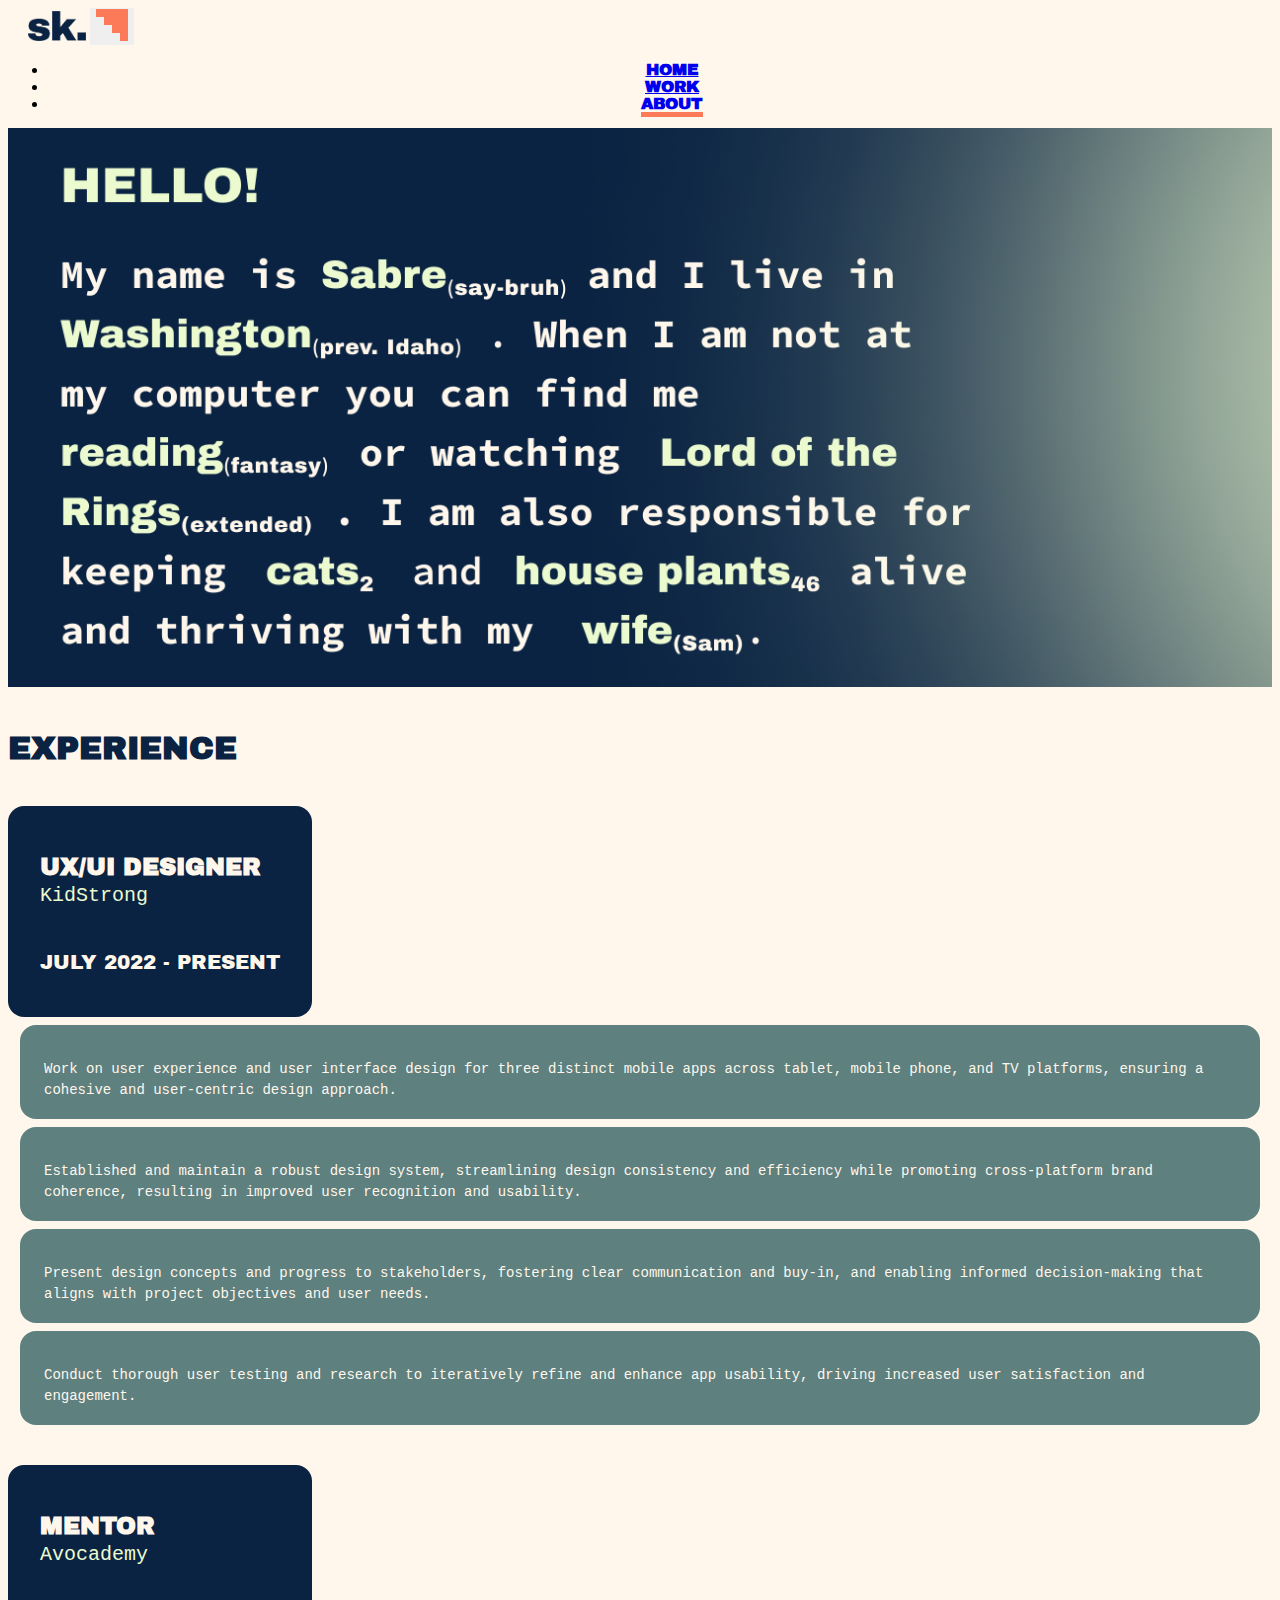
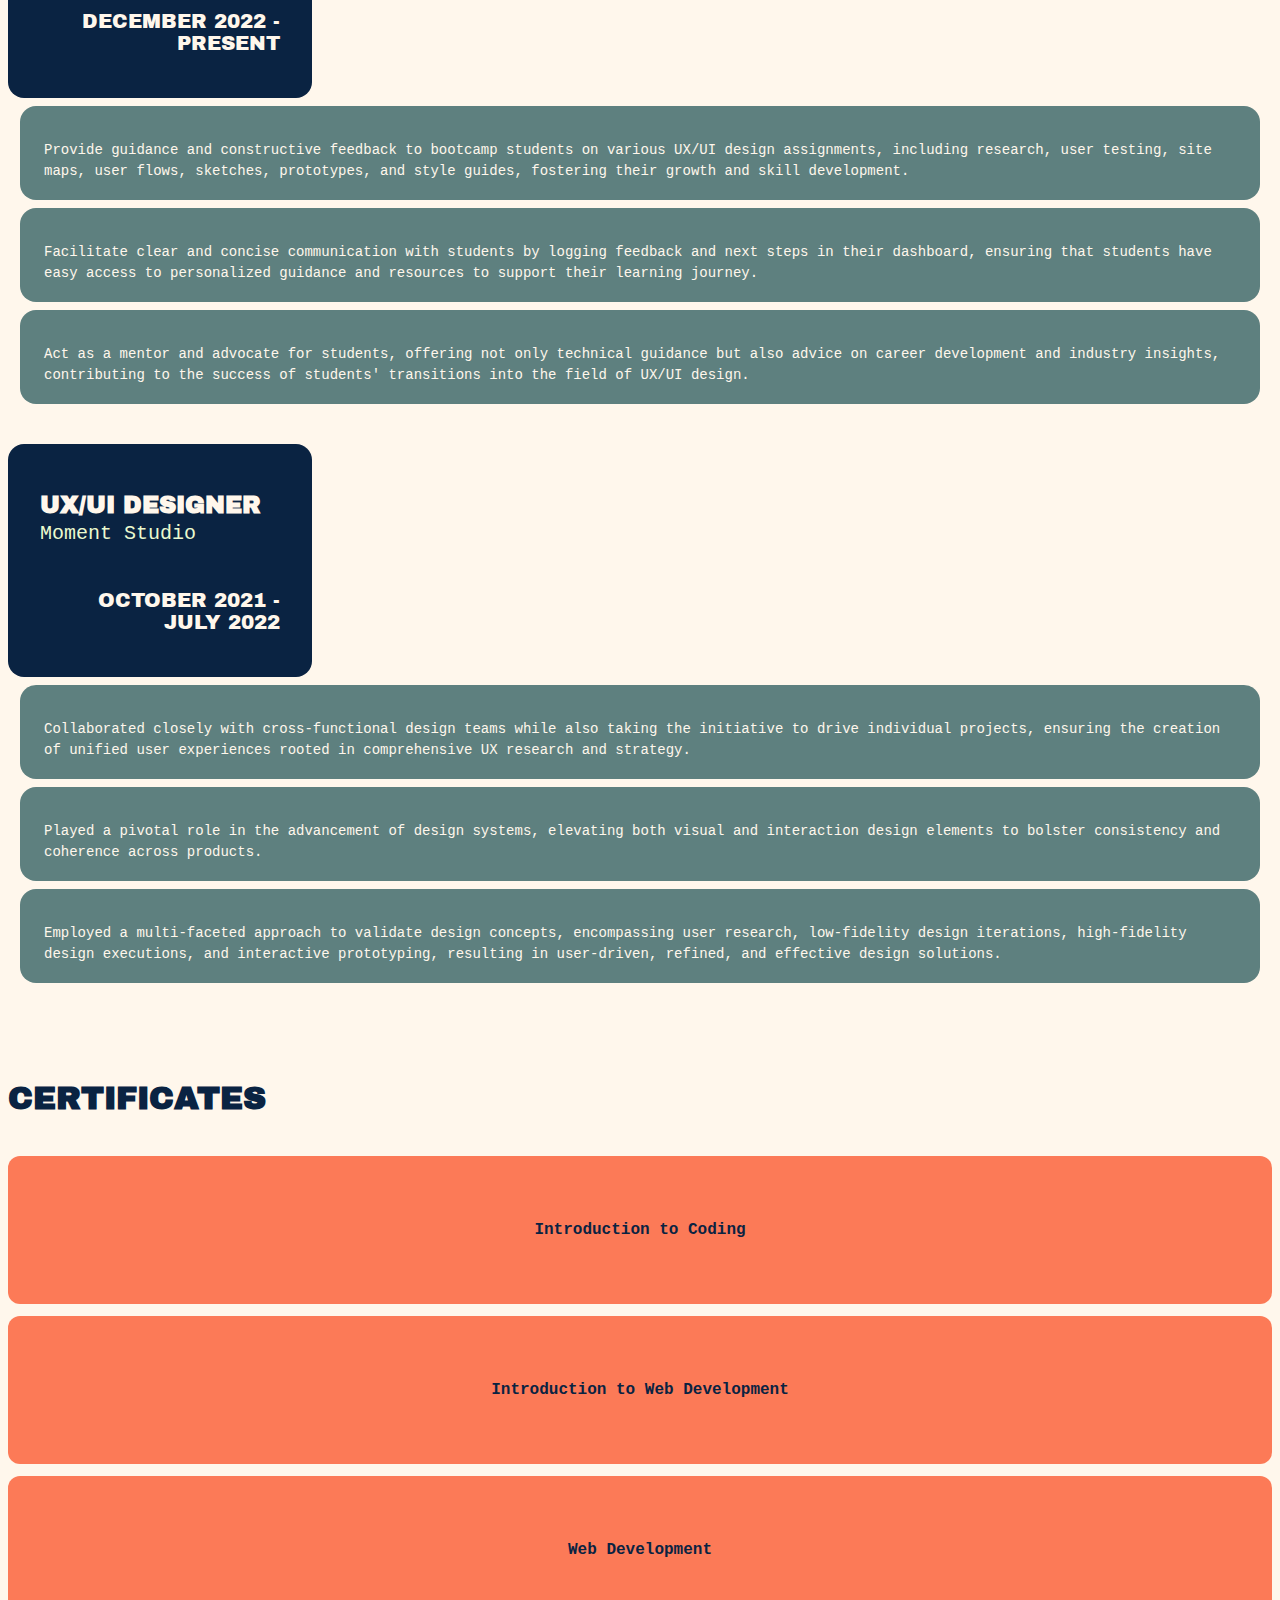
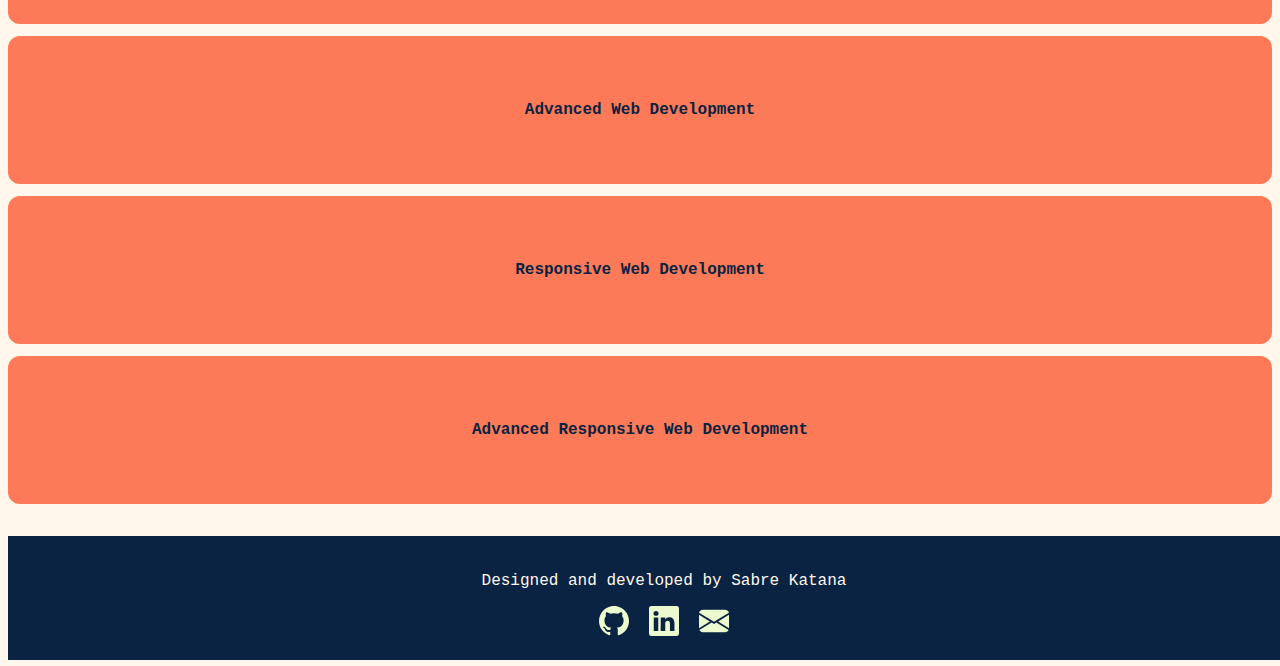
<file: about.html>
<!DOCTYPE html>
<html lang="en">
  <head>
    <meta charset="UTF-8" />
    <link
      href="https://cdn.jsdelivr.net/npm/bootstrap@5.3.2/dist/css/bootstrap.min.css"
      rel="stylesheet"
      integrity="sha384-T3c6CoIi6uLrA9TneNEoa7RxnatzjcDSCmG1MXxSR1GAsXEV/Dwwykc2MPK8M2HN"
      crossorigin="anonymous"
    />
    <link rel="preconnect" href="https://fonts.googleapis.com" />
    <link rel="preconnect" href="https://fonts.gstatic.com" crossorigin />
    <link
      href="https://fonts.googleapis.com/css2?family=Anton&family=Archivo+Black&family=Arimo:wght@400;500;600;700&family=Assistant:wght@600&family=Cabin:ital,wght@0,400;1,400;1,500;1,600;1,700&display=swap"
      rel="stylesheet"
    />
    <link
      href="https://fonts.cdnfonts.com/css/source-sans-pro"
      rel="stylesheet"
    />
    <link href="/src/master.css" rel="stylesheet" />
    <link href="/src/about.css" rel="stylesheet" />
    <title>Sabre Katana - Work</title>
  </head>
  <body>
    <nav class="navbar navbar-expand-lg">
      <div class="container-fluid nav">
        <a class="navbar-brand" href="#"
          ><img src="assets/new/wordmark-p-navy.png" class="wordmark"
        /></a>
        <button
          class="navbar-toggler"
          type="button"
          data-bs-toggle="collapse"
          data-bs-target="#navbarNavDropdown"
          aria-controls="navbarNavDropdown"
          aria-expanded="false"
          aria-label="Toggle navigation"
        >
          <span class="navbar-icon"
            ><img src="assets/new/hamburger.svg" class="hamburger-icon"
          /></span>
        </button>
        <div class="collapse navbar-collapse" id="navbarNavDropdown">
          <ul class="navbar-nav">
            <li class="nav-item">
              <a class="nav-link" title="Return to home page" href="/">HOME</a>
            </li>
            <li class="nav-item">
              <a class="nav-link" title="See Sabre's work" href="/work.html"
                >WORK</a
              >
            </li>
            <li class="nav-item">
              <a
                class="nav-link active"
                aria-current="page"
                title="Learn more about Sabre"
                href="/about.html"
                >ABOUT</a
              >
            </li>
          </ul>
        </div>
      </div>
    </nav>
    <picture>
      <source
        srcset="assets/new/about-hero-large.png"
        media="(min-width: 900px)"
      />
      <source
        srcset="assets/new/about-hero-small.svg"
        media="(max-width: 900px)"
      />
      <img
        src="assets/new/about-hero-large.png"
        alt="Hero image reads: My name is Sabre and I live in Washington. When I am not at my computer you can find me reading or watching Lord of the Rings. I am also responsible for keeping cats and houseplants alive with my wife. "
        style="width: 100%"
      />
    </picture>

    <div class="container experience">
      <div class="row">
        <div class="col-md">
          <h1>EXPERIENCE</h1>
          <div class="container job">
            <div class="row">
              <div class="job-title-card">
                <h3 class="job-info">
                  UX/UI DESIGNER <br />
                  <span
                    ><a
                      href="https://www.kidstrong.com/"
                      target="_blank"
                      class="work-place"
                      title="KidStrong Website"
                      >KidStrong</a
                    ></span
                  >
                </h3>
                <h3 class="job-info time">JULY 2022 - PRESENT</h3>
              </div>

              <div class="col-sm">
                <div class="job-experience-card">
                  <p class="experience-description">
                    Work on user experience and user interface design for three
                    distinct mobile apps across tablet, mobile phone, and TV
                    platforms, ensuring a cohesive and user-centric design
                    approach.
                  </p>
                </div>
                <div class="job-experience-card">
                  <p class="experience-description">
                    Established and maintain a robust design system,
                    streamlining design consistency and efficiency while
                    promoting cross-platform brand coherence, resulting in
                    improved user recognition and usability.
                  </p>
                </div>
                <div class="job-experience-card">
                  <p class="experience-description">
                    Present design concepts and progress to stakeholders,
                    fostering clear communication and buy-in, and enabling
                    informed decision-making that aligns with project objectives
                    and user needs.
                  </p>
                </div>
                <div class="job-experience-card">
                  <p class="experience-description">
                    Conduct thorough user testing and research to iteratively
                    refine and enhance app usability, driving increased user
                    satisfaction and engagement.
                  </p>
                </div>
              </div>
            </div>
          </div>

          <div class="container job">
            <div class="row">
              <div class="job-title-card">
                <h3 class="job-info">
                  MENTOR <br />
                  <span
                    ><a
                      href="https://www.avocademy.com/"
                      target="_blank"
                      class="work-place"
                      title="Avocademy Website"
                      >Avocademy</a
                    ></span
                  >
                </h3>
                <h3 class="job-info time">DECEMBER 2022 - PRESENT</h3>
              </div>
              <div class="col-sm">
                <div class="job-experience-card">
                  <p class="experience-description">
                    Provide guidance and constructive feedback to bootcamp
                    students on various UX/UI design assignments, including
                    research, user testing, site maps, user flows, sketches,
                    prototypes, and style guides, fostering their growth and
                    skill development.
                  </p>
                </div>
                <div class="job-experience-card">
                  <p class="experience-description">
                    Facilitate clear and concise communication with students by
                    logging feedback and next steps in their dashboard, ensuring
                    that students have easy access to personalized guidance and
                    resources to support their learning journey.
                  </p>
                </div>
                <div class="job-experience-card">
                  <p class="experience-description">
                    Act as a mentor and advocate for students, offering not only
                    technical guidance but also advice on career development and
                    industry insights, contributing to the success of students'
                    transitions into the field of UX/UI design.
                  </p>
                </div>
              </div>
            </div>
          </div>

          <div class="container job">
            <div class="row">
              <div class="job-title-card">
                <h3 class="job-info">
                  UX/UI DESIGNER <br />
                  <span
                    ><a
                      href="https://www.themomentstudio.us/"
                      target="_blank"
                      class="work-place"
                      >Moment Studio</a
                    ></span
                  >
                </h3>
                <h3 class="job-info time">OCTOBER 2021 - JULY 2022</h3>
              </div>
              <div class="col-sm">
                <div class="job-experience-card">
                  <p class="experience-description">
                    Collaborated closely with cross-functional design teams
                    while also taking the initiative to drive individual
                    projects, ensuring the creation of unified user experiences
                    rooted in comprehensive UX research and strategy.
                  </p>
                </div>
                <div class="job-experience-card">
                  <p class="experience-description">
                    Played a pivotal role in the advancement of design systems,
                    elevating both visual and interaction design elements to
                    bolster consistency and coherence across products.
                  </p>
                </div>
                <div class="job-experience-card">
                  <p class="experience-description">
                    Employed a multi-faceted approach to validate design
                    concepts, encompassing user research, low-fidelity design
                    iterations, high-fidelity design executions, and interactive
                    prototyping, resulting in user-driven, refined, and
                    effective design solutions.
                  </p>
                </div>
              </div>
            </div>
          </div>
        </div>
      </div>
      <br />
      <div class="row">
        <h1>CERTIFICATES</h1>
        <div class="col-md-3">
          <div class="certificate-card">
            <a
              href="https://www.shecodes.io/certificates/4d9b9009d529d3cc701fe61f7abf331d"
              target="_blank"
              class="certificate-link"
              >Introduction to Coding</a
            >
          </div>
        </div>
        <div class="col-md-3">
          <div class="certificate-card">
            <a
              href="https://www.shecodes.io/certificates/aa3a7a3f2721875423374191f2993767"
              target="_blank"
              class="certificate-link"
              >Introduction to Web Development</a
            >
          </div>
        </div>
        <div class="col-md-3">
          <div class="certificate-card">
            <a
              href="https://www.shecodes.io/certificates/e28cba230ab31f147054b5de4b14b93f"
              target="_blank"
              class="certificate-link"
              >Web Development</a
            >
          </div>
        </div>
        <div class="col-md-3">
          <div class="certificate-card">
            <a
              href="https://www.shecodes.io/certificates/ea98b5ca8fb73b1c649f2e699da12900"
              class="certificate-link"
              target="_blank"
              >Advanced Web Development</a
            >
          </div>
        </div>
        <div class="col-md-3">
          <div class="certificate-card">
            <a
              href="https://www.shecodes.io/certificates/36a1c8127f2ba170d180652da83a6a2f"
              class="certificate-link"
              target="_blank"
              >Responsive Web Development</a
            >
          </div>
        </div>
        <div class="col-md-3">
          <div class="certificate-card">
            <a
              href="https://www.shecodes.io/certificates/6e76116959cdda423046ff950454c7a8"
              class="certificate-link"
              target="_blank"
              >Advanced Responsive Web Development</a
            >
          </div>
        </div>
      </div>
    </div>

    <footer>
      <p>Designed and developed by Sabre Katana</p>

      <div class="footer-icons">
        <a target="_blank" href="https://github.com/sabrekatana"
          ><img src="assets/github.svg" class="footer-link"
        /></a>
        <a target="_blank" href="https://www.linkedin.com/in/sabre-katana"
          ><img src="assets/linkedin.svg" class="footer-link"
        /></a>
        <a target="_blank" href="mailto:sabrekatana23@gmail.com"
          ><img src="assets/mail-icon.svg" class="footer-link"
        /></a>
      </div>
    </footer>
    <script
      src="https://cdn.jsdelivr.net/npm/bootstrap@5.3.2/dist/js/bootstrap.bundle.min.js"
      integrity="sha384-C6RzsynM9kWDrMNeT87bh95OGNyZPhcTNXj1NW7RuBCsyN/o0jlpcV8Qyq46cDfL"
      crossorigin="anonymous"
    ></script>
  </body>
</html>
</file>
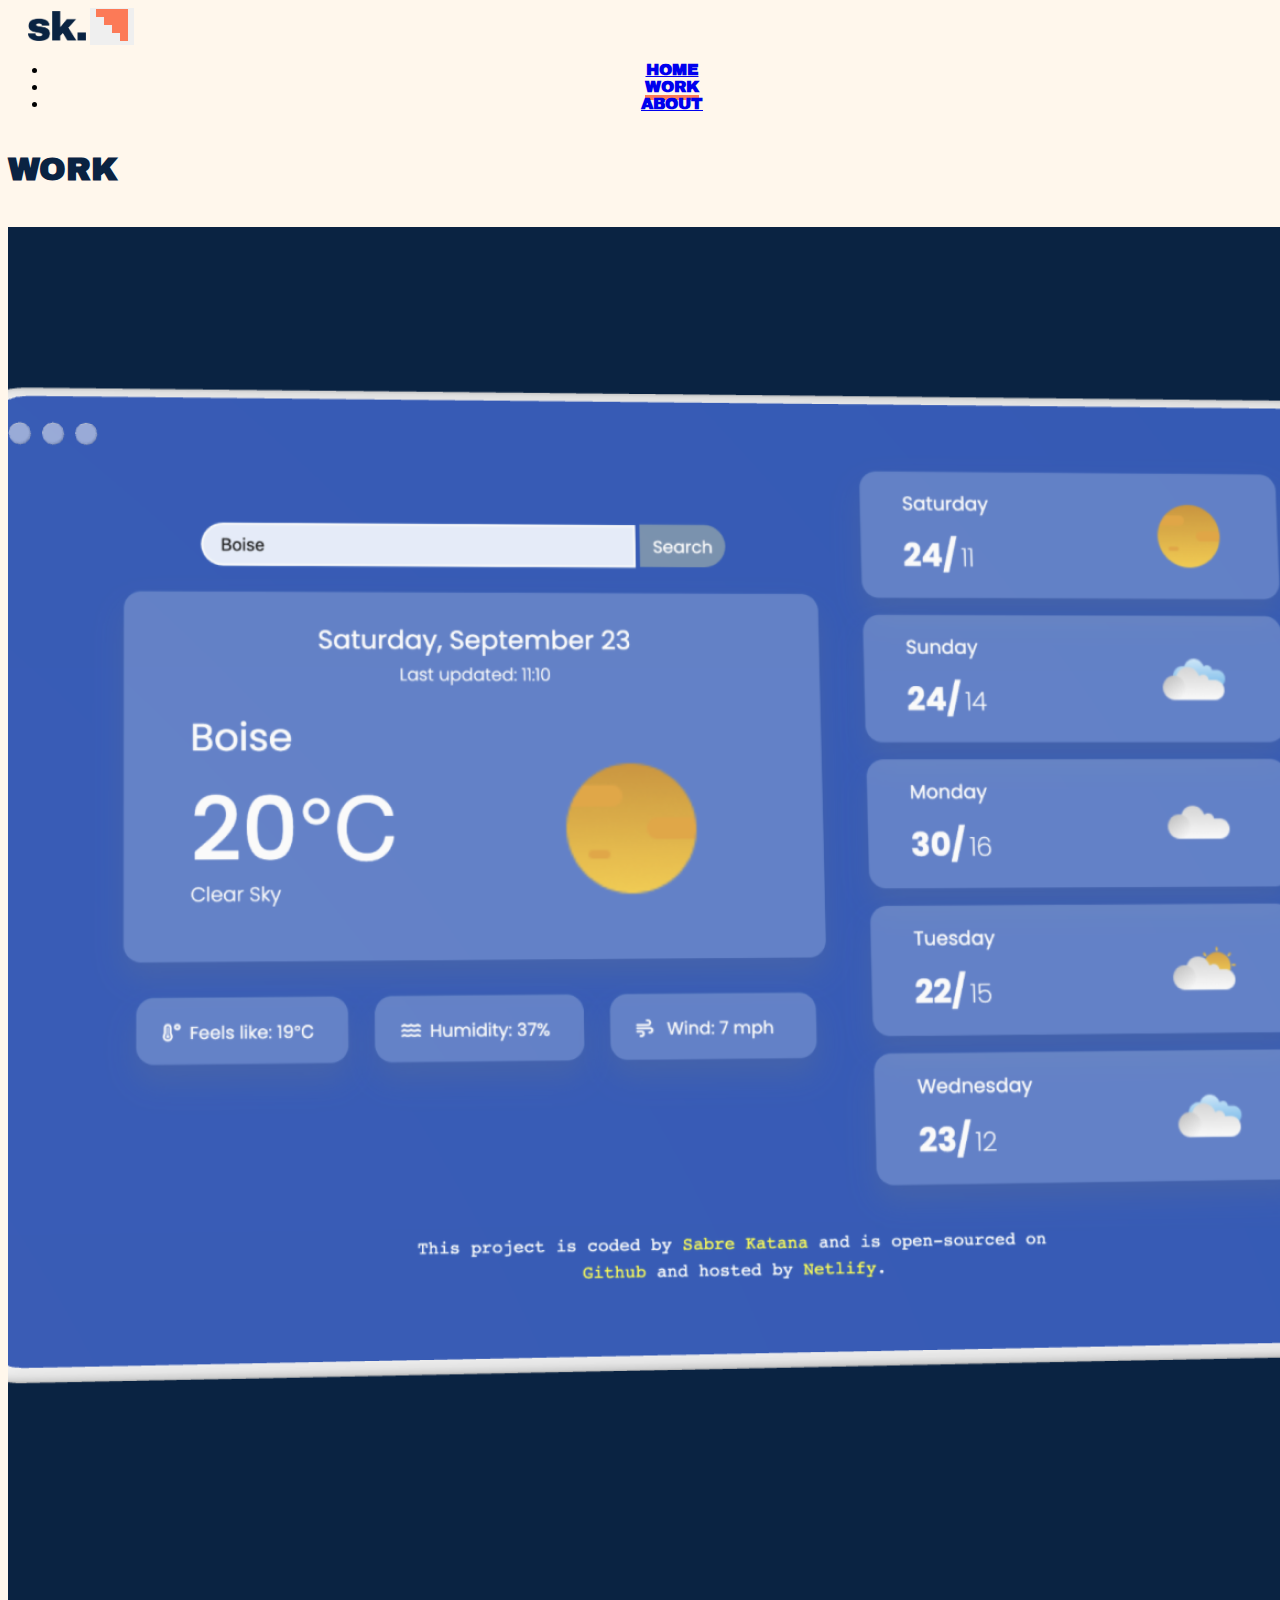
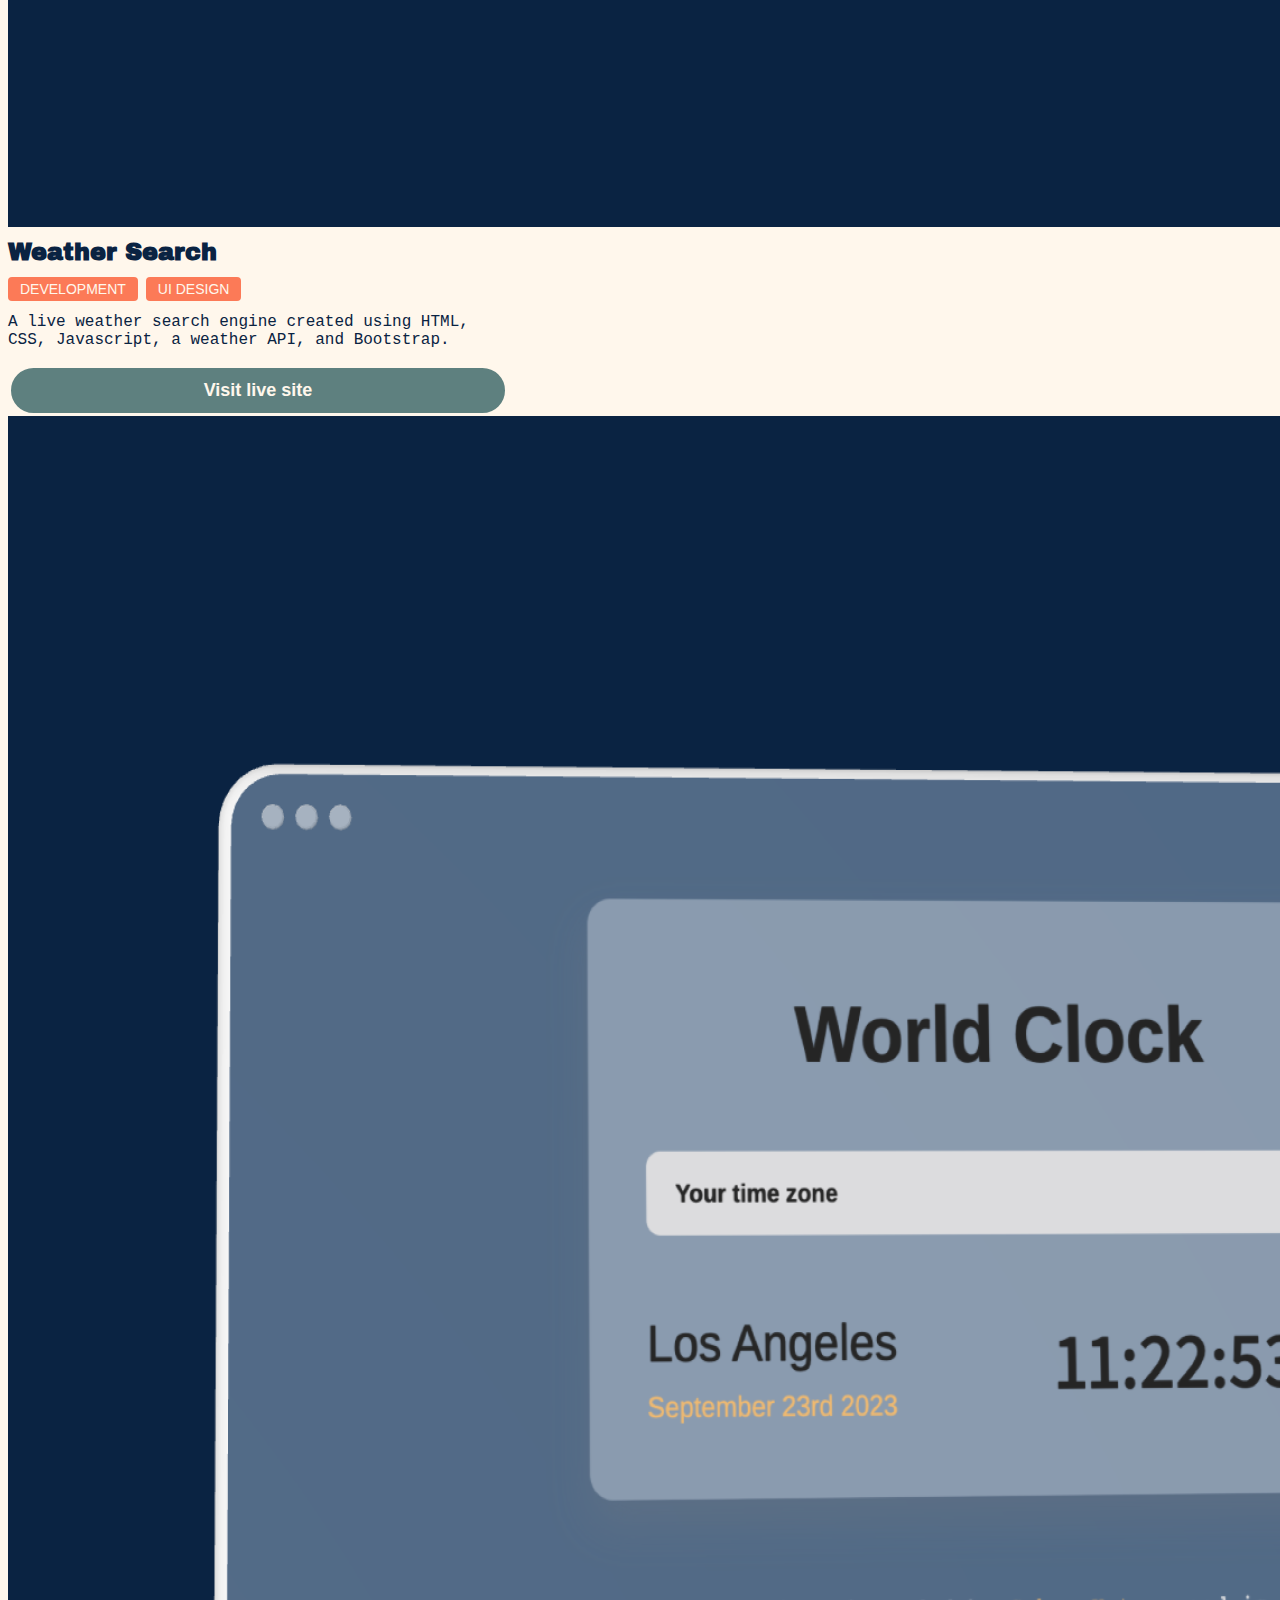
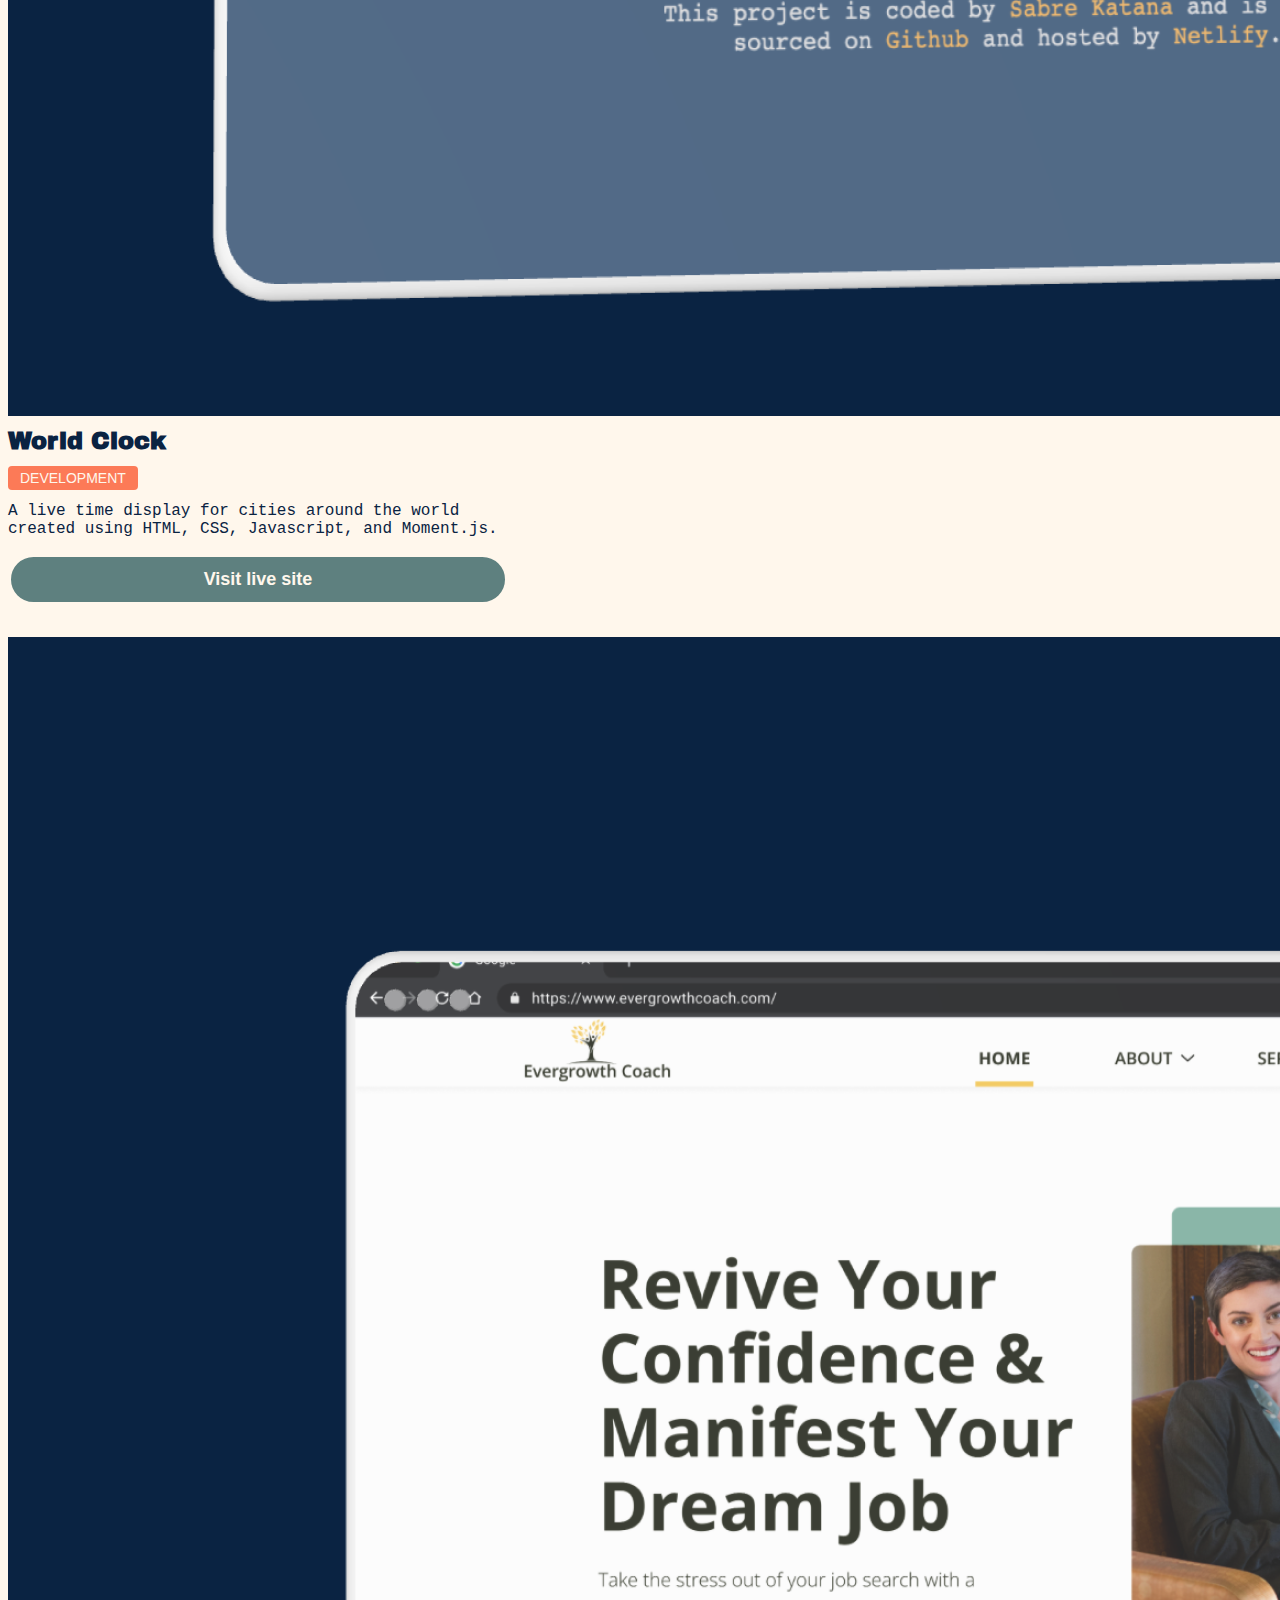
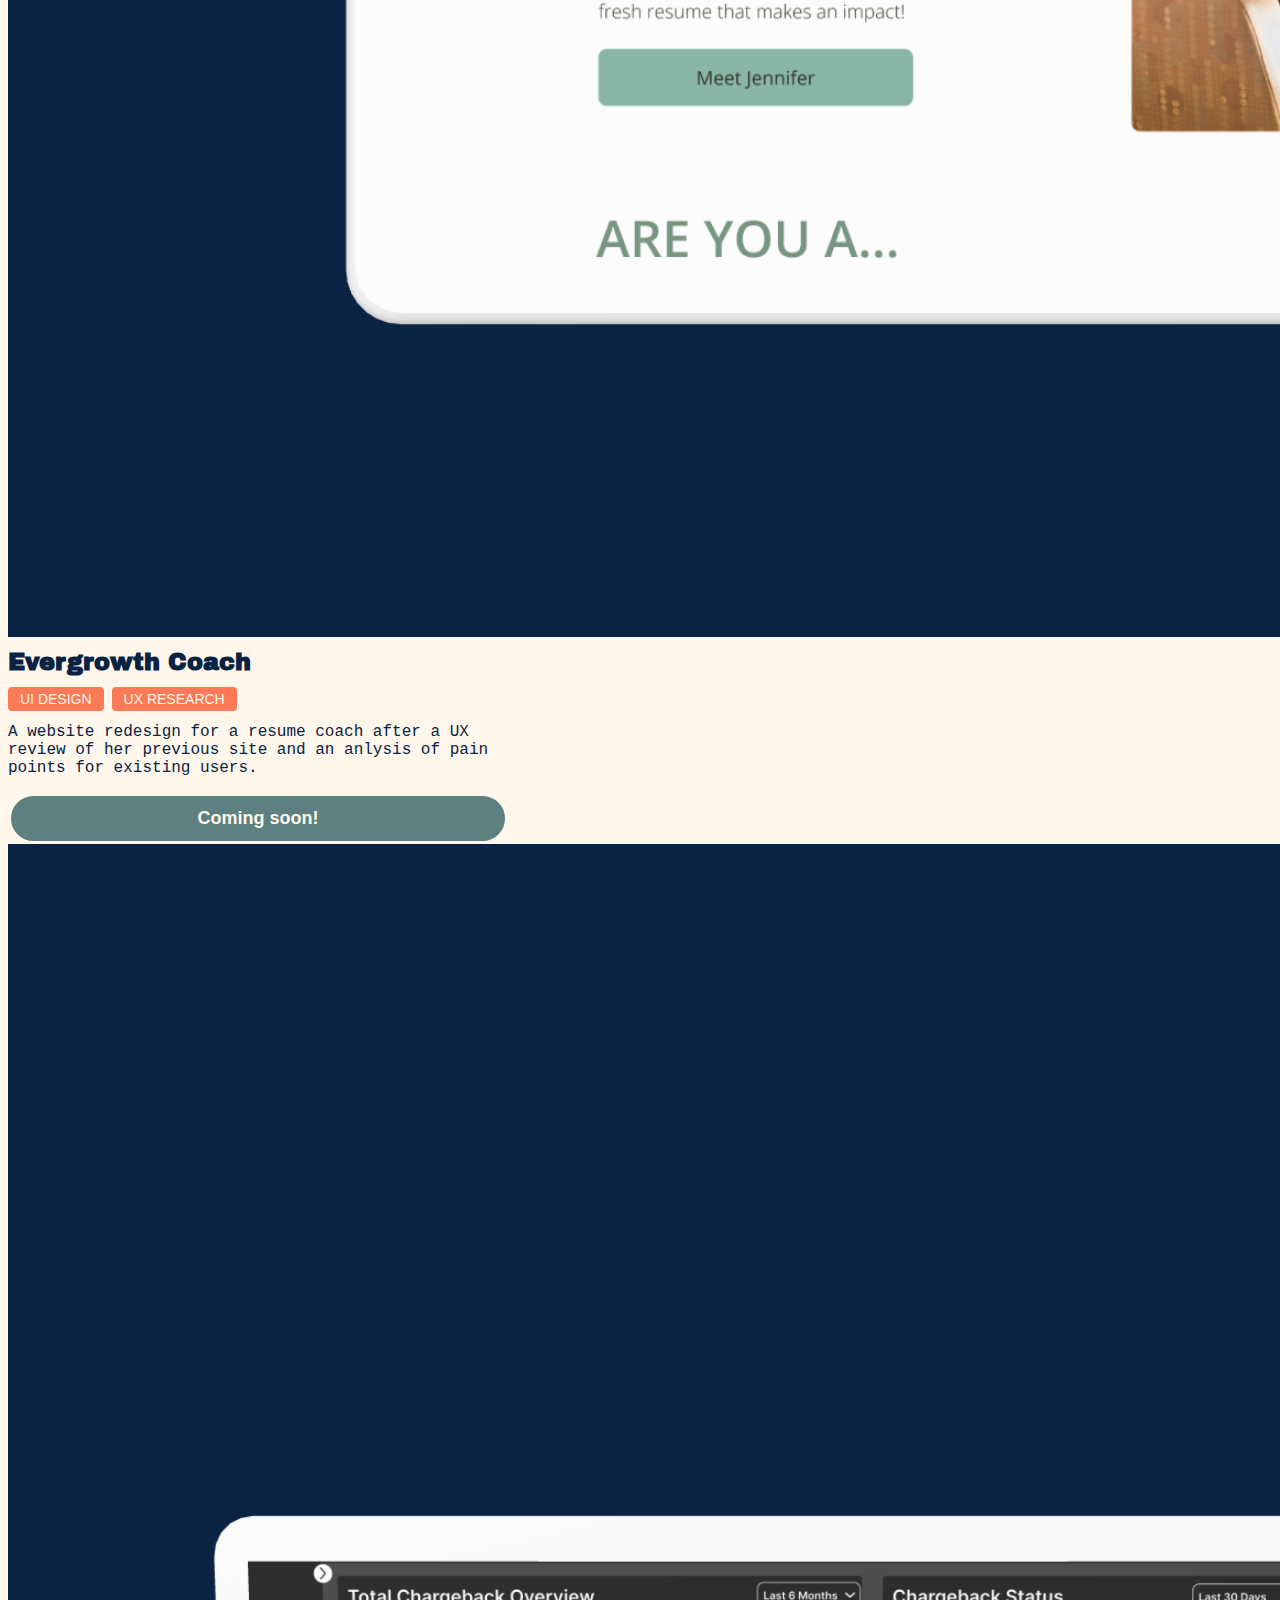
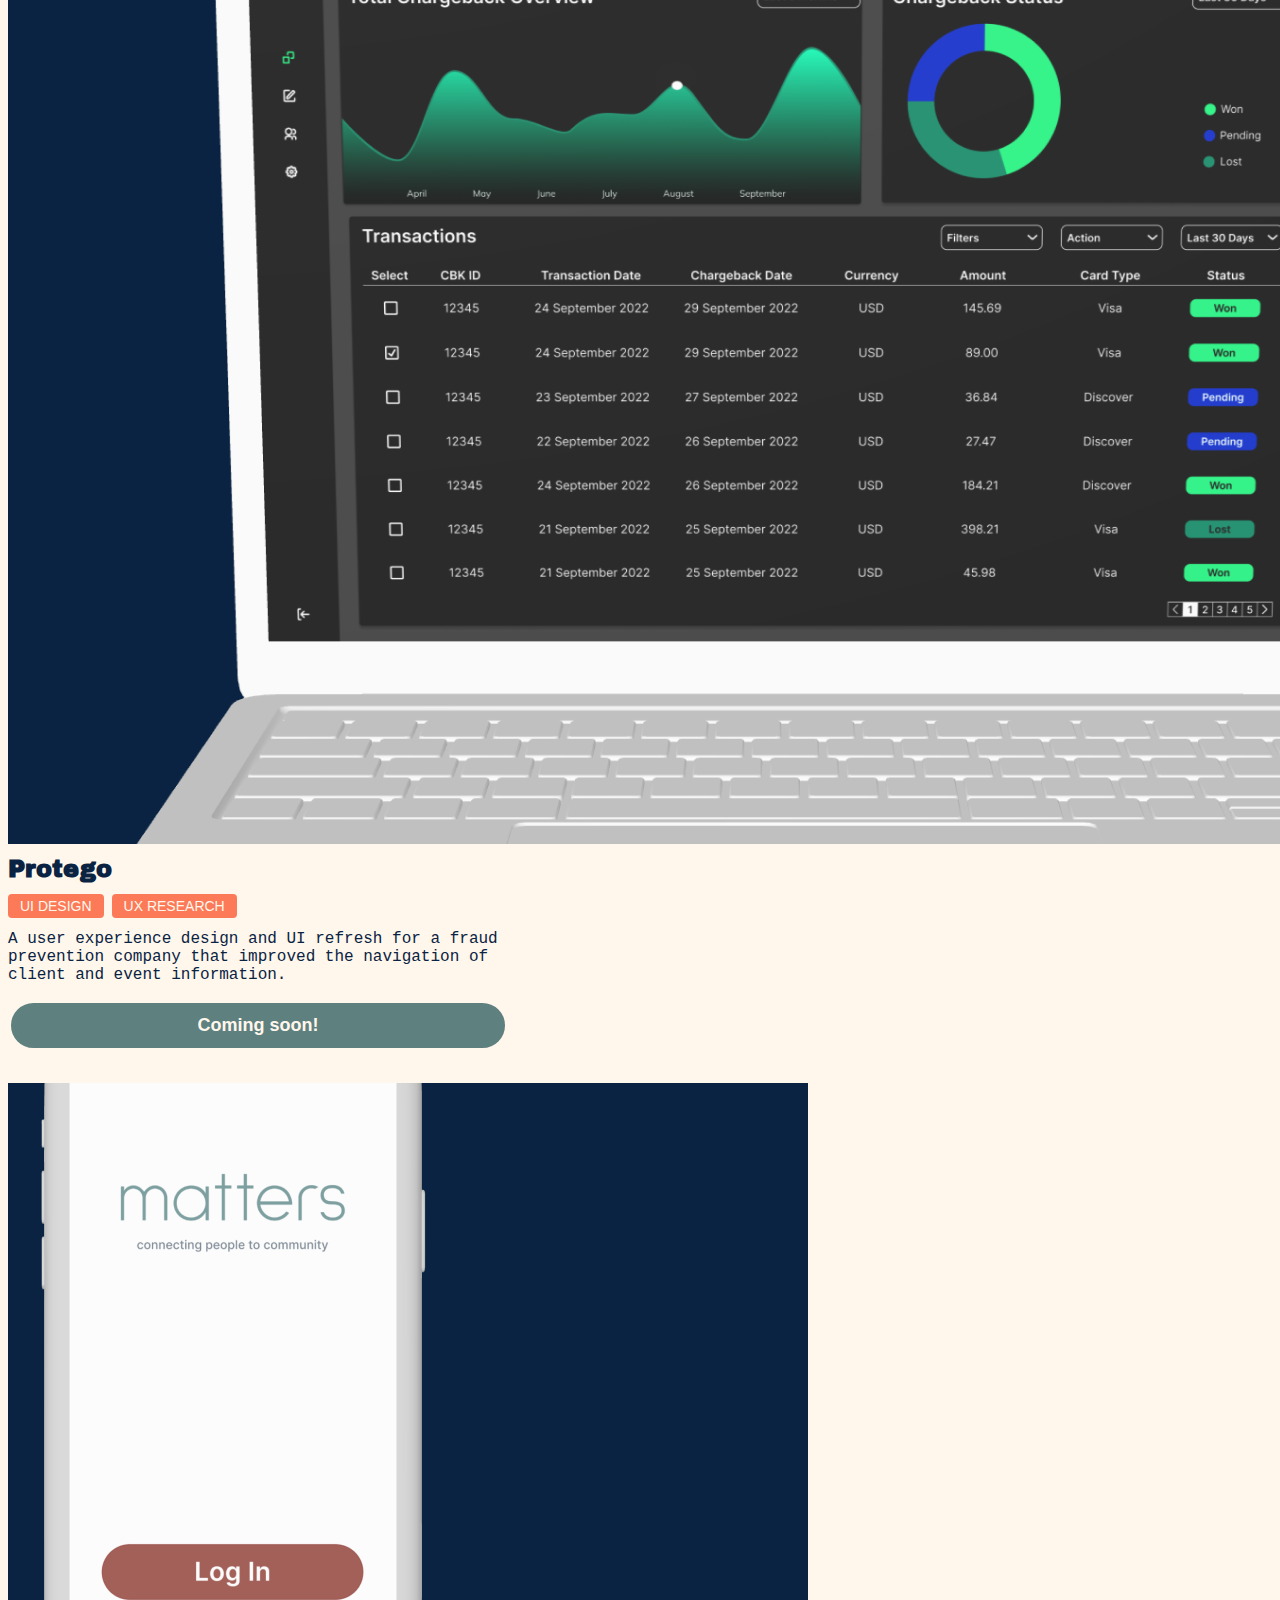
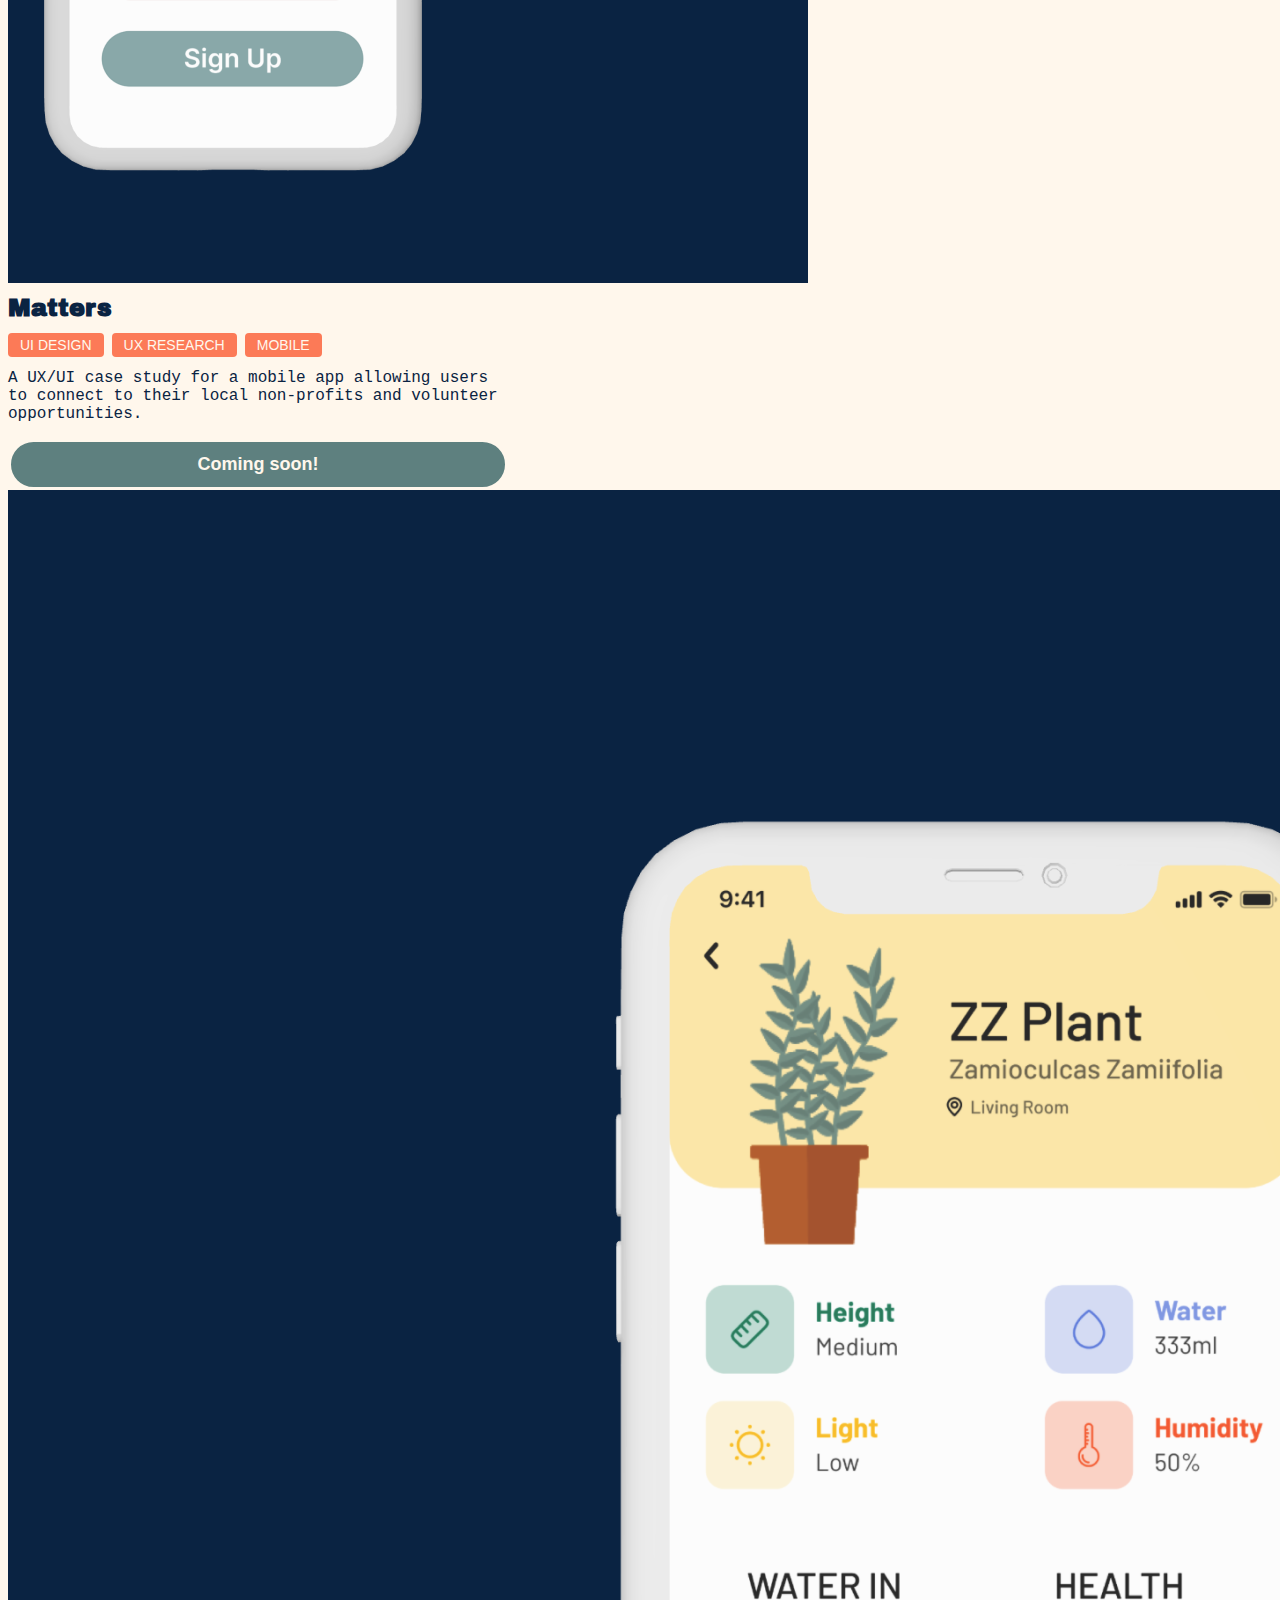
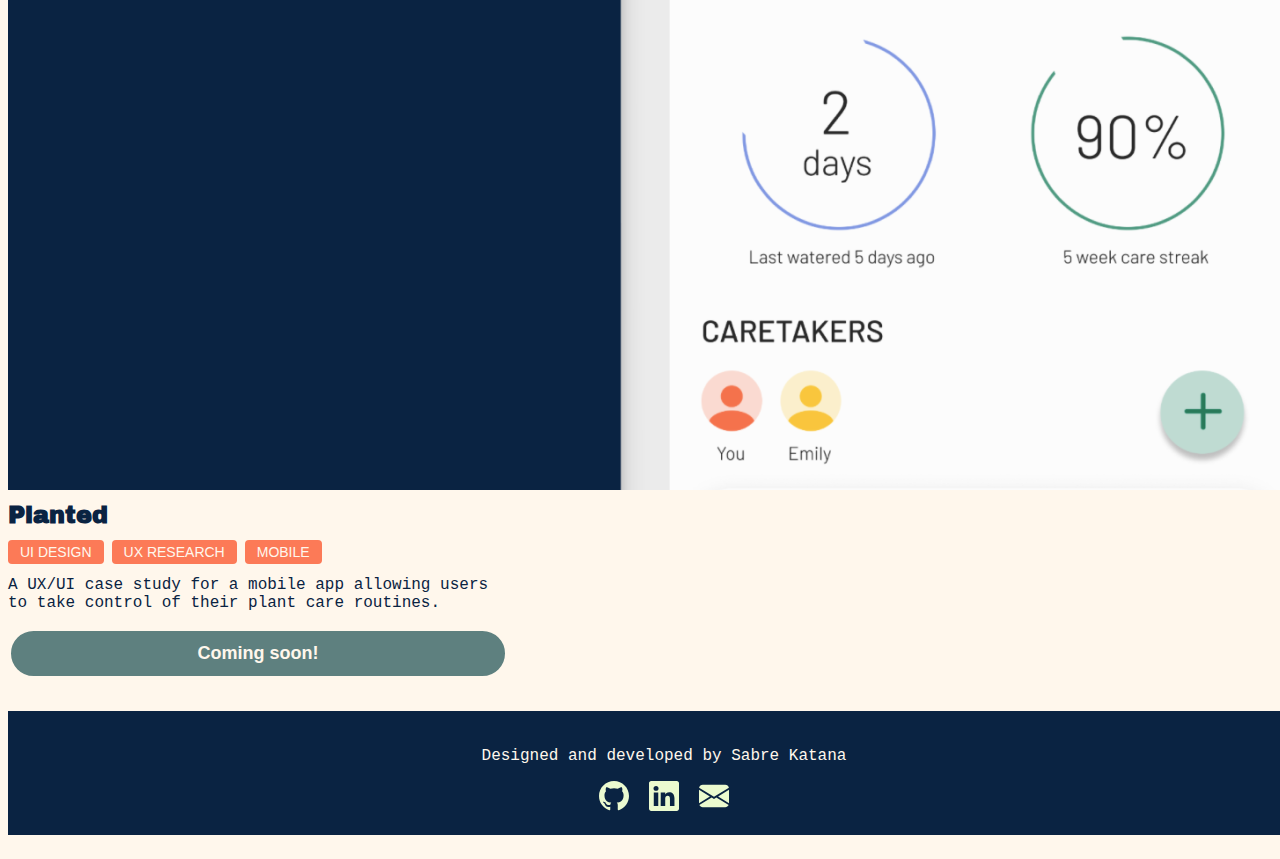
<file: work.html>
<!DOCTYPE html>
<html lang="en">
  <head>
    <meta charset="UTF-8" />
    <meta name="viewport" content="width=device-width, initial-scale=1.0" />
    <link
      href="https://cdn.jsdelivr.net/npm/bootstrap@5.3.2/dist/css/bootstrap.min.css"
      rel="stylesheet"
      integrity="sha384-T3c6CoIi6uLrA9TneNEoa7RxnatzjcDSCmG1MXxSR1GAsXEV/Dwwykc2MPK8M2HN"
      crossorigin="anonymous"
    />
    <link rel="preconnect" href="https://fonts.googleapis.com" />
    <link rel="preconnect" href="https://fonts.gstatic.com" crossorigin />
    <link
      href="https://fonts.googleapis.com/css2?family=Anton&family=Archivo+Black&family=Arimo:wght@400;500;600;700&family=Assistant:wght@600&family=Cabin:ital,wght@0,400;1,400;1,500;1,600;1,700&display=swap"
      rel="stylesheet"
    />
    <link
      href="https://fonts.cdnfonts.com/css/source-sans-pro"
      rel="stylesheet"
    />
    <link href="/src/master.css" rel="stylesheet" />
    <title>Sabre Katana - Work</title>
    <meta
      name="description"
      content="Sabre Katana is a front-end developer and designer based in the Inland Northwest. See their work and learn more about them."
    />
  </head>
  <body class="work-background">
    <nav class="navbar navbar-expand-lg">
      <div class="container-fluid nav">
        <a class="navbar-brand" href="#"
          ><img src="assets/new/wordmark-p-navy.png" class="wordmark"
        /></a>
        <button
          class="navbar-toggler"
          type="button"
          data-bs-toggle="collapse"
          data-bs-target="#navbarNavDropdown"
          aria-controls="navbarNavDropdown"
          aria-expanded="false"
          aria-label="Toggle navigation"
        >
          <span class="navbar-icon"
            ><img src="/assets/new/hamburger.svg" class="hamburger-icon"
          /></span>
        </button>
        <div class="collapse navbar-collapse" id="navbarNavDropdown">
          <ul class="navbar-nav">
            <li class="nav-item">
              <a class="nav-link" href="/">HOME</a>
            </li>
            <li class="nav-item">
              <a class="nav-link active" aria-current="page" href="/work.html"
                >WORK</a
              >
            </li>
            <li class="nav-item">
              <a class="nav-link" href="/about.html">ABOUT</a>
            </li>
          </ul>
        </div>
      </div>
    </nav>
    <div class="container">
      <h1>WORK</h1>
      <div class="row">
        <div class="col">
          <div class="card" style="max-width: 500px">
            <a href="https://katana-weather-search.netlify.app/" target="_blank"
              ><img src="/assets/new/weather.png" class="card-img-top" alt="..."
            /></a>
            <div class="card-body">
              <h5 class="work-title">Weather Search</h5>
              <p class="tag-work-type">DEVELOPMENT</p>
              <p class="tag-work-type">UI DESIGN</p>
              <p class="work-description">
                A live weather search engine created using HTML, CSS,
                Javascript, a weather API, and Bootstrap.
              </p>
              <a
                href="https://katana-weather-search.netlify.app/"
                target="_blank"
                class="btn action-button"
                >Visit live site</a
              >
            </div>
          </div>
        </div>
        <div class="col">
          <div class="card" style="max-width: 500px">
            <a href="https://katana-world-clock.netlify.app/" target="_blank"
              ><img src="/assets/new/clock.png" class="card-img-top" alt="..."
            /></a>
            <div class="card-body">
              <h5 class="work-title">World Clock</h5>
              <p class="tag-work-type">DEVELOPMENT</p>
              <p class="work-description">
                A live time display for cities around the world created using
                HTML, CSS, Javascript, and Moment.js.
              </p>
              <a
                href="https://katana-world-clock.netlify.app/"
                target="_blank"
                class="btn action-button"
                >Visit live site</a
              >
            </div>
          </div>
        </div>
      </div>
    </div>
    <div class="container">
      <div class="row">
        <div class="col">
          <div class="card" style="max-width: 500px">
            <a href="#"
              ><img
                src="/assets/new/evergrowth.png"
                class="card-img-top"
                alt="A preview of a website featuring a woman and the title 'Revive your confidence and manifest your dream job."
            /></a>
            <div class="card-body">
              <h5 class="work-title">Evergrowth Coach</h5>
              <p class="tag-work-type">UI DESIGN</p>
              <p class="tag-work-type">UX RESEARCH</p>
              <p class="work-description">
                A website redesign for a resume coach after a UX review of her
                previous site and an anlysis of pain points for existing users.
              </p>
              <a href="#" class="btn action-button">Coming soon!</a>
            </div>
          </div>
        </div>
        <div class="col">
          <div class="card" style="max-width: 500px">
            <a href="#"
              ><img
                src="/assets/new/protego.png"
                class="card-img-top"
                alt="A website preview of a dark dashboard listing transactions with some graphs."
            /></a>
            <div class="card-body">
              <h5 class="work-title">Protego</h5>
              <p class="tag-work-type">UI DESIGN</p>
              <p class="tag-work-type">UX RESEARCH</p>
              <p class="work-description">
                A user experience design and UI refresh for a fraud prevention
                company that improved the navigation of client and event
                information.
              </p>
              <a href="#" class="btn action-button">Coming soon!</a>
            </div>
          </div>
        </div>
      </div>
    </div>
    <div class="container">
      <div class="row">
        <div class="col">
          <div class="card" style="max-width: 500px">
            <a href="#"
              ><img
                src="/assets/new/matters.png"
                class="card-img-top"
                alt="A mobile app preview with a screen showing login options and a title 'Matters'."
            /></a>
            <div class="card-body">
              <h5 class="work-title">Matters</h5>
              <p class="tag-work-type">UI DESIGN</p>
              <p class="tag-work-type">UX RESEARCH</p>
              <p class="tag-work-type">MOBILE</p>
              <p class="work-description">
                A UX/UI case study for a mobile app allowing users to connect to
                their local non-profits and volunteer opportunities.
              </p>
              <a href="#" class="btn action-button">Coming soon!</a>
            </div>
          </div>
        </div>
        <div class="col">
          <div class="card" style="max-width: 500px">
            <a href="#"
              ><img
                src="/assets/new/planted.png"
                class="card-img-top"
                alt="A mobile app preview with a screen showing a plant at the top with details about that plant and visual data on its health and watering needs."
            /></a>
            <div class="card-body">
              <h5 class="work-title">Planted</h5>
              <p class="tag-work-type">UI DESIGN</p>
              <p class="tag-work-type">UX RESEARCH</p>
              <p class="tag-work-type">MOBILE</p>
              <p class="work-description">
                A UX/UI case study for a mobile app allowing users to take
                control of their plant care routines.
              </p>
              <a href="#" class="btn action-button">Coming soon!</a>
            </div>
          </div>
        </div>
      </div>
    </div>
    <footer>
      <p>Designed and developed by Sabre Katana</p>
      <div class="footer-icons">
        <a target="_blank" href="https://github.com/sabrekatana"
          ><img src="assets/github.svg" class="footer-link"
        /></a>
        <a target="_blank" href="https://www.linkedin.com/in/sabre-katana"
          ><img src="assets/linkedin.svg" class="footer-link"
        /></a>
        <a target="_blank" href="mailto:sabrekatana22@gmail.com"
          ><img src="assets/mail-icon.svg" class="footer-link"
        /></a>
      </div>
    </footer>
    <script
      src="https://cdn.jsdelivr.net/npm/bootstrap@5.3.2/dist/js/bootstrap.bundle.min.js"
      integrity="sha384-C6RzsynM9kWDrMNeT87bh95OGNyZPhcTNXj1NW7RuBCsyN/o0jlpcV8Qyq46cDfL"
      crossorigin="anonymous"
    ></script>
  </body>
</html>
</file>
<file: src/master.css>
:root {
  /* Colors */
  --primary-color-base: #fff7ec;
  --primary-color-navy: #0a2342;
  --primary-color-green: #5e807f;
  --secondary-color-orange: #fc7a57;
  --tertiary-color-lime: #ebfacf;
  --grey-color-dark: #424242;
}

body {
  background-color: var(--primary-color-base);
}
.work-background {
  background-color: var(--primary-color-base);
}
footer {
  width: 100%;
  height: fit-content;
  background-color: var(--primary-color-navy);
  text-align: center;
  justify-content: center;
  padding: 20px 24px;
}
footer p {
  font-family: monospace;
  color: var(--primary-color-base);
  font-size: 16px;
  text-align: center;
}
.footer-link {
  margin: 0 8px;
  width: 30px;
}
.footer-icons {
  display: block;
  margin: 0 auto;
}
.sans-title-md {
  font-family: "Archivo Black", sans-serif;
  font-size: 36px;
  font-style: normal;
  font-weight: 600;
  line-height: normal;
  color: var(--primary-color-navy);
}
.sans-title-lg {
  font-family: "Archivo Black", sans-serif;
  font-size: 50px;
  font-style: normal;
  font-weight: 600;
  line-height: normal;
  color: var(--primary-color-navy);
}
.navbar-toggler {
  border-style: none;
}
.hamburger-icon {
  width: 32px;
  height: 32px;
}
.wordmark {
  height: 30px;
  margin-left: 20px;
}
.nav-item {
  padding-left: 24px;
}

.active {
  text-decoration: underline 0.3em var(--secondary-color-orange);
  padding-bottom: 3px;
}
.navbar-nav {
  text-align: center;
  font-family: "Archivo Black", sans-serif;
  font-size: 16px;
  font-weight: bold;
}

.description {
  background-color: var(--secondary-color-blue);
  padding: 24px 40px;
}
.body-description {
  color: var(--primary-color-navy);
  font-family: monospace;
  font-weight: 500;
  font-size: 18px;
}

.container {
  margin-bottom: 32px;
}
.action-button {
  display: flex;
  padding: 12px 0px;
  justify-content: center;
  width: auto;
  background-color: var(--primary-color-green);
  color: var(--primary-color-base);
  text-decoration: none;
  font-family: "Source Sans Pro", sans-serif;
  font-size: 18px;
  font-weight: bold;
  border-style: solid;
  border-color: var(--primary-color-base);
  border-radius: 30px;
  transition: 300ms ease-in left;
}
.work-title {
  font-family: "Archivo Black", sans-serif;
  color: var(--primary-color-navy);
  font-size: 24px;
  margin: 8px 0px;
}
.work-description {
  font-family: monospace;
  color: var(--primary-color-navy);
  margin: 8px 0px 16px 0px;
  font-size: 16px;
}
.action-button:hover {
  background-color: var(--primary-color-base);
  border-color: var(--primary-color-green);
  color: var(--primary-color-green);
}

h1 {
  font-family: "Archivo Black", sans-serif;
  color: var(--primary-color-navy);
  margin-bottom: 40px;
  margin-top: 40px;
}

.tag-work-type {
  background-color: var(--secondary-color-orange);
  padding: 4px 12px;
  display: inline-flex;
  margin: 4px 4px 4px 0px;
  font-size: 14px;
  font-family: "Source Sans Pro", sans-serif;
  color: var(--primary-color-base);
  font-weight: 500;
  border-radius: 4px;
}
.card {
  border-color: var(--primary-color-base);
  background-color: var(--primary-color-base);
}
.break-image {
  margin-bottom: -11px;
}

@media (min-width: 500px) and (max-width: 900px) {
  .break-image {
    margin-bottom: -6px;
  }
}
@media (max-width: 500px) {
  .break-image {
    margin-bottom: -4px;
  }
}
</file>
<file: src/about.css>
.about-body {
  background-color: var(--primary-color-navy);
}
.education-title-card {
  display: flex;
  padding: 24px 32px;
  justify-content: space-between;
  align-items: center;
  border-radius: 16px;
  background: var(--primary-color-navy);
  margin: 40px 40px;
}
.certificate-card {
  display: flex;
  padding: 24px 24px;
  height: 100px;
  justify-content: center;
  align-items: center;
  background-color: var(--secondary-color-orange);
  border-radius: 12px;
  margin-bottom: 12px;
}
.certificate-link {
  color: var(--primary-color-navy);
  font-family:monospace;
  font-weight: bold;
  font-size: 16px;
  text-decoration: none;
  text-align: center;
}
.certificate-link:hover {
  text-decoration: underline 0.1em var(--primary-color-navy);
}
.job-title-card {
  display: flex;
  width: 240px;
  height: auto;
  padding: 24px 32px;
  flex-direction: column;
  justify-content: space-between;
  align-items: flex-start;
  border-radius: 16px;
  background-color: var(--primary-color-navy);
}

.job-experience-card {
  display: flex;
  padding: 20px 24px 4px 24px;
  align-items: center;
  align-self: stretch;
  border-radius: 16px;
  background: var(--primary-color-green);
  margin: 8px 12px;
}
.experience-description {
  color: var(--primary-color-base);
  font-family:monospace;
  font-size: 14px;
  font-weight: 500;
  line-height: 1.5;
}
.job-info {
  color: var(--primary-color-base);
  font-family:'Archivo Black', sans-serif;
  font-size: 24px;
}
.work-place {
  color: var(--tertiary-color-lime);
  font-family: monospace;
  font-size: 20px;
  font-weight: 400;
  text-decoration: none;
}
.work-place:hover {
  text-decoration: underline;
}

.contact-button {
  display: flex;
  padding: 12px 0px;
  justify-content: center;
  width: auto;
  background-color: var(--primary-color-green);
  color: var(--primary-color-base);
  text-decoration: none;
  font-family: "Source Sans Pro", sans-serif;
  font-size: 18px;
  font-weight: bold;
  border-style: solid;
  border-color: var(--primary-color-base);
  border-radius: 30px;
  transition: 300ms ease-in left;
}

.time {
  text-align: right;
  font-weight: 400;
  font-size: 20px;
}
.container .job {
  margin-bottom: 40px;
}


@media (max-width: 1100px) {
  .certificate-card {
    display: flex;
    width: 100%;
    margin-bottom: 8px;
    height: 90px;
    align-items: center;
  }
}
@media (max-width: 900px) {
  .job-title-card {
    display: block;
    width: 100%;
    height: fit-content;
    margin: 0 auto;
    border-radius: 12px;
  }
  .job-experience-card {
    display: block;
    width: 100%;
    height: fit-content;
    margin: 8px auto;
    min-width: 120px;
  }
  .container .job {
    margin: 24px auto;
  }
  .job-info {
    font-size: 18px;
  }
  .work-place {
    font-size: 16px;
  }
  .container {
    min-width: 100px;
  }
  .time {
    font-size: 18px;
  }
  .certificate-link {
    font-size: 16px;
  }
}
@media (max-width: 500px) {
  .experience-description {
    font-size: 14px;
    font-weight: 600px;
  }
  .time {
    font-size: 14px;
  }
  .certificate-card {
    height: 60px;
  }
}
</file>
